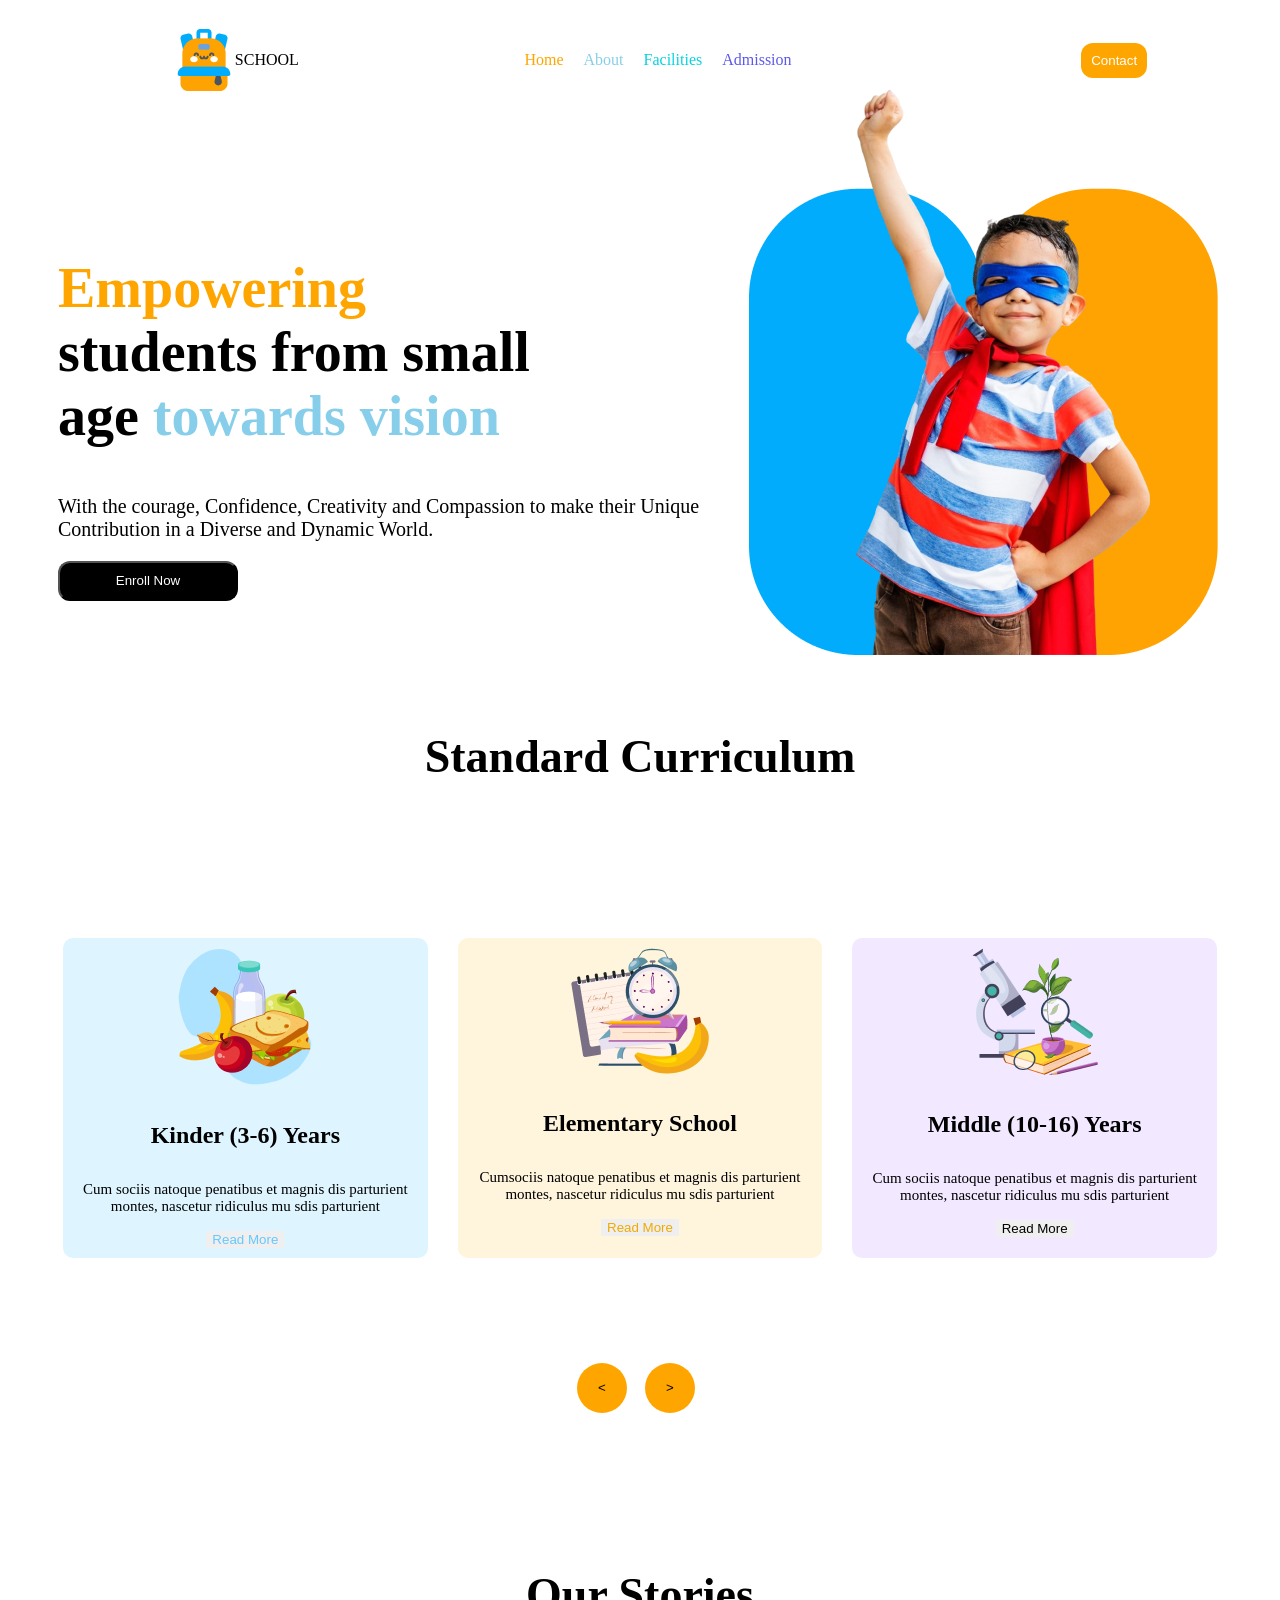
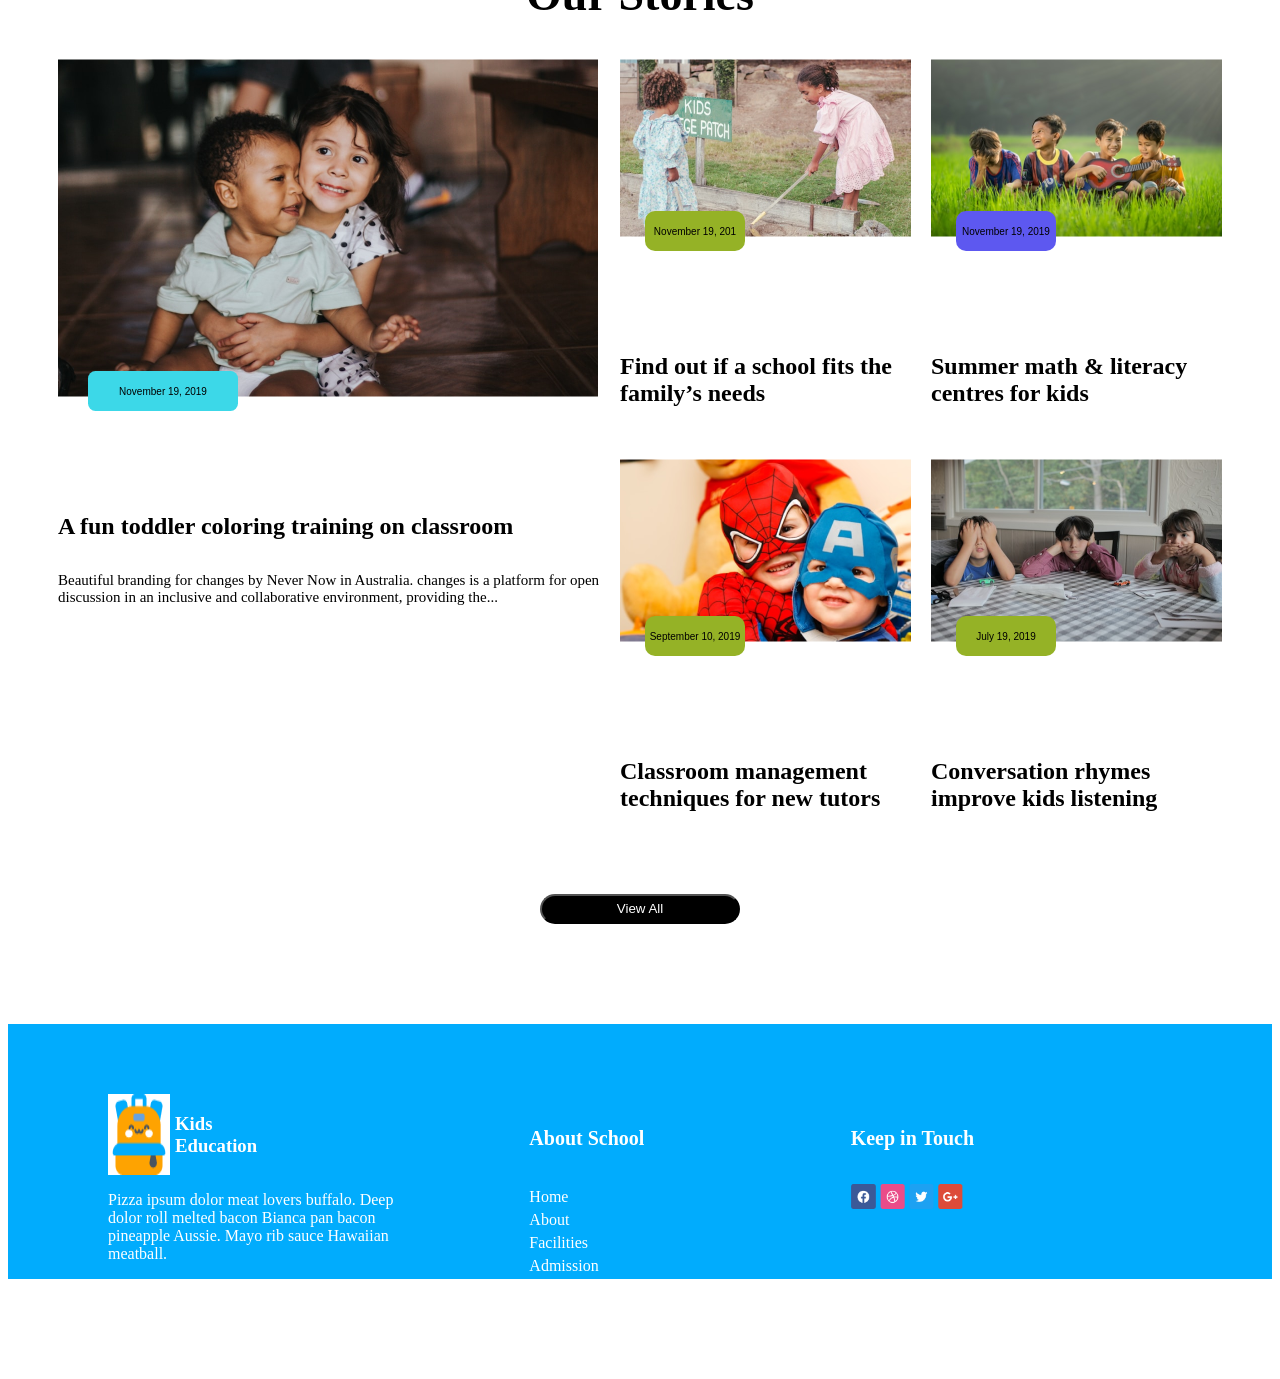
<file: index.html>
<!DOCTYPE html>
<html lang="en">
<head>
    <meta charset="UTF-8">
    <meta name="viewport" content="width=device-width, initial-scale=1.0">
    <title>Kids School</title>
    <link rel="stylesheet" href="CSS/style.css">
    <link rel="stylesheet" href="https://cdnjs.cloudflare.com/ajax/libs/font-awesome/6.7.2/css/all.min.css" integrity="sha512-Evv84Mr4kqVGRNSgIGL/F/aIDqQb7xQ2vcrdIwxfjThSH8CSR7PBEakCr51Ck+w+/U6swU2Im1vVX0SVk9ABhg==" crossorigin="anonymous" referrerpolicy="no-referrer" />
</head>
<body>
    <header>
        <nav class="nav-design">
            <div class="navbar">
                <div class="logo">
                    <img src="assets/logo.png" alt="Logo">
                    <span>SCHOOL</span>
                </div>
                <i class="fa-solid fa-bars"></i>
                <div class="nav-links">
                    <a href="" class="home">Home</a>
                    <a href="" class="about">About</a>
                    <a href="" class="facilities">Facilities</a>
                    <a href="" class="admission">Admission</a>
                </div>
                <button class="contact-btn">Contact</button>
            </div> 
           
        </nav>
        <section class="banner">
           <div class="banner-container">
            <div class="banner-description">
               <h1 class="banner-header"><span id="hed-1">Empowering</span><br>
                students from small<br> age <span id="hed-2">towards vision</span></h1>
                <p class="banner-info">With the courage, Confidence, Creativity and Compassion to make their Unique Contribution in a Diverse and Dynamic World.</p>
                <button class="btn-praimary">Enroll Now</button>
            </div>
            <div class="banner-image">
               <img src="assets/hero-kids.png" alt="">
            </div>
           </div> 
        </section> 
          
    </header>
    <main>
       <section class="Curriculum">
        <div class="curiculum-header">Standard Curriculum</div>
        <div class="card">
            <div class="card-1">
              <img src="assets/kinder.png" alt="">
              <h4>Kinder (3-6) Years</h4>
              <p class="text-light-gray">Cum sociis natoque penatibus et magnis
                dis parturient montes, nascetur ridiculus
                mu sdis parturient</p>
              <button class="btn-1">Read More</button>
            </div>
            <div class="card-2">
                <img src="assets/elementary.png" alt="">
                <h4>Elementary School</h4>
                <p class="text-light-gray">Cumsociis natoque penatibus et magnis
                 dis parturient montes, nascetur ridiculus
                 mu sdis parturient</p>
                 <button class="btn-2">Read More</button>
            </div>
            <div class="card-3">
               <img src="assets/middle.png" alt="">
               <h4>Middle (10-16) Years</h4>
               <p class="text-light-gray">Cum sociis natoque penatibus et magnis
                dis parturient montes, nascetur ridiculus
                mu sdis parturient</p>
               <button class="btn-3">Read More</button>
            </div>
        </div>
        <div class="arrow">
              <button class="button-card">< </button>
              <button class="button-card">></button>
        </div>
       </section> 
       
       <section class="story">
        <h2 id="stry"> Our Stories</h2>
        <div class="story-container">
            <div class="story-1">
               <img src="assets/story-1.png" alt="">
               <button>November 19, 2019</button>
               <h4 class="story-heading">A fun toddler coloring training on
                classroom</h4>
                <p class="text-light-gray">Beautiful branding for changes by Never Now in Australia.
                    changes is a platform for open discussion in an inclusive and
                    collaborative environment, providing the...</p>
            </div>
            <div class="story-2"> 
                <div class="view-1">
                    <img src="assets/story-2.png" alt="">
                    <button>November 19, 201</button>
                <h4 class="story-heading">Find out if a school fits the
                    family’s needs</h4>
                </div>
                <div class="view-2">
                    <img src="assets/story-3.png" alt="">
                    <button>November 19, 2019</button>
                <h4 class="story-heading">Summer math & literacy
                    centres for kids</h4>
                </div>
                <div class="view-2copy">
                    <img src="assets/story-3.png" alt="">
                    <button>November 19, 2019</button>
                <h4 class="story-heading">Summer math & literacy
                    centres for kids</h4>
                </div>
                <div class="view-2copy">
                    <img src="assets/story-3.png" alt="">
                    <button>November 19, 2019</button>
                <h4 class="story-heading">Summer math & literacy
                    centres for kids</h4>
                </div>
                <div class="view-3">
                    <img src="assets/story-4.png" alt="">
                    <button>September 10, 2019</button>
                <h4 class="story-heading">Classroom management
                    techniques for new tutors</h4>
                </div>
                <div class="view-4">
                    <img src="assets/story-5.png" alt="">
                    <button>July 19, 2019</button>
                <h4 class="story-heading">Conversation rhymes
                    improve kids listening</h4>
                </div>
            </div>
        </div>
       </section>
       <div class="veiw-btn">
        <button class="btn">View All</button>
       </div>
    </main>
    <footer class="footer">
        <div class="footer-card-1">
           <div class="car-des">
            <img src="assets/logo.png" alt="">
           <h3>Kids<br> Education</h3>
           </div>
            <p>Pizza ipsum dolor meat lovers buffalo. Deep dolor roll melted bacon Bianca pan bacon pineapple Aussie. Mayo rib sauce Hawaiian meatball.</p>
        </div>
        <div class="footer-card-2">
             <h5>About School</h5>
             <a href="">Home</a>
             <a href="">About</a>
             <a href="">Facilities</a>
             <a href="">Admission</a>
        </div>
        <div class="footer-card-3">
            <h5>Keep in Touch</h5>
            <img src="assets/fb.png" alt="">
            <img src="assets/dribble.png" alt="">
            <img src="assets/twitter.png" alt="">
            <img src="assets/google+.png" alt="">
        </div>
    </footer>
</body>
</html>
</file>
<file: CSS/style.css>
/* Navbar design */
.navbar {
  display: flex;
  justify-content:space-around;
  align-items: center;
  margin-top: 40px;
  padding: 10px 20px;
  width: 100%;
  height: 20px;
  background-color: white;
}
.nav-design i{
  display: none;
}
.navbar .logo {
  display: flex;
  width: 62px;
  height: 62px;
  align-items: center;

}
.navbar a{
  text-decoration: none;
}
.navbar .nav-links {
  display: flex;
  gap: 20px;
  text-decoration: none;
}
.home{
    color: orange;
}
.about{
   color: skyblue;
}
.facilities{
 color: #05D4DF;
}
.admission{
  color: #5D58EF;
}
.navbar .contact-btn {
  background-color: orange;
  color:white;
  padding: 10px 10px;
  border: none;
  opacity: 100%;
  border-radius: 12px;
}


/* Banner part design */
.banner{
  margin-left: 50px;
  width: 1160px;
  height: 550px;
}
.banner-container{
  display: flex;
}
.banner-description{
 margin-top: 130px;
  align-items: center;
  justify-content: center;

}
#hed-1 {
  font-size: 56px; 
  color: orange; 
  font-weight: 600; 
}

#hed-2 {
  font-size: 56px; 
  color: skyblue; 
  font-weight: 600; 
}
.banner-header{
  font-size: 56px;
  font-weight: 600;
}
.banner-info{
  font-size: 20px;
  font-weight: 400;
}
.btn-praimary{
  width: 180px;
  height: 40px;
  border-radius: 12px;
  background-color: black;
  color: white;
}

/* curiculum  */

.Curriculum{
width: auto;
height: 800px;
margin-top: 100px;

}
.curiculum-header{
  font-size: 46px;
  font-weight: 600;
  margin: 50px 50px;
  text-align: center;
}
.card{
  display: grid;
  grid-template-columns: repeat(3, 1fr);
  margin-top: 150px;
  margin-left: 50px;
  margin-right: 50px;
  gap: 20px;
}
h4{
  font-size: 24px;
  font-weight: 400px;
}
.text-light-gray{
  font-size: 15px;
  font-weight: 200;
}
.card-1{
  text-align: center;
  margin: 5px 5px;
  padding: 10px 10px;
  background-color: #DEF5FF;
  margin: 5px;
  border-radius: 10px;
 
}
.card-2{
  text-align: center;
  margin: 5px 5px;
  padding: 10px 10px;
  background-color: #FFF4DC;
  margin: 5px;
  border-radius: 10px;
 
}
.card-3{
  text-align: center;
  margin: 5px 5px;
  padding: 10px 10px;
  background-color: #F2E8FF;
 border-radius: 10px;
 
}
.btn-1{
  border: none;
  outline: none;
  color: #64C8FF;
  font-size: 15px bold;
}
.btn-2{
  border: none;
  outline: none;
  color: #F0AA00;
  font-size: 15px bold;
}
.btn-3{
  border: none;
  outline: none;
  font-size: 15px bold;
  columns: #8700FF;
}
.arrow{
  margin-top: 100px;
  margin-left: 45%;
  margin-right: 45%;
  margin-bottom: 100px;
  display: grid;
  grid-template-columns: repeat(2, 1fr);
  gap: 10px;
}
.button-card{
  width: 50px;
  height: 50px;
  background-color: orange;
  border-radius: 50%;
  border: none;
  outline: none;
}



/* story part design  */
.story-container{
  display: grid;
  grid-template-columns: repeat(2, 1fr);
  gap: 20px;
  margin-bottom: 50px;
}
.story-1{
  gap: 20px;
  border-radius: 10px;
  background-color: #FFFFFF;
  margin-left: 50px;
}
.story-1 button{
  font-size: 20px;
  width: 300px;
  height: 80px;
  background-color: #3CD8E8;
  border-radius: 15px;
  border: none;
  outline: none;
  transform: scale(0.5) translateX(-90px) translateY(-100px);
}
.story-2{
  gap: 20px;
  display: grid;
  grid-template-columns: repeat(2, 1fr);
  border-radius: 10px;
  margin-right: 50px;
}
/* hide normal decstop browser mode */
.view-2copy{
  display: none;
}
.view-2 button{
  font-size: 20px;
  background-color: #5D58F0;
  border-radius: 20px;
  border: none;
  outline: none;
  width: 200px;
  height: 80px;
  transform: scale(0.5) translateX(-50px) translateY(-100px);
}
.view-1 button{
  font-size: 20px;
  background-color: #95B226;
  border-radius: 20px;
  border: none;
  outline: none;
  width: 200px;
  height: 80px;
  transform: scale(0.5) translateX(-50px) translateY(-100px);
}
.view-3 button{
  font-size: 20px;
  background-color: #95B226;
  border-radius: 20px;
  border: none;
  outline: none;
  width: 200px;
  height: 80px;
  transform: scale(0.5) translateX(-50px) translateY(-100px);
}
.view-4 button{
  font-size: 20px;
  background-color: #95B226;
  border-radius: 20px;
  border: none;
  outline: none;
  width: 200px;
  height: 80px;
  transform: scale(0.5) translateX(-50px) translateY(-100px);
}
.veiw-btn{
  text-align: center;
  font-size: 20px bold;
  color: white;
}
.btn{
  width: 200px;
  color: white;
  height: 30px;
  background-color: black;
  border-radius: 20px;
}

/* footer design */
.footer{
  background-color: #01ACFD;
  margin-top: 100px;
  padding-top: 70px;
  margin-bottom: 100px;
  margin-right: 70px;
  width: 100%;
  height: auto;
  display: grid;
  grid-template-columns: repeat(3, 1fr);
  color: #FFFFFF;

}
.footer-card-1{
  margin-left: 100px;
}
.car-des{
  display: flex;
  gap: 5px;
}
.car-des h3{
   font-size: 42px 600;
   color:#FFFFFF ;
}
.car-des img{
  background-color: rgb(255, 255, 255);
}
.footer-card-2{
        margin-left: 100px;
       display: grid;
}
.footer-card-2 a{
  color: white;
  text-decoration: none;
  gap: 0px;
}
.footer-card-2 h5{
  font-size: 20px;
  width: 400;
 }
.footer-card-3 h5{
 font-size: 20px;
 width: 400;
}
.footer-card-3 img{
  width: 25px;
  height: 25px;
 }
 #stry{
  text-align: center;
  font-size: 46px;
  font-weight: 600;
 }
 /* Mobaile phone uses response design */

 @media screen and (max-width:576px) {
   .nav-design i{
    margin-left: 150px;
    display: block;
  }
  .navbar a{
    display: none;
  }
  .contact-btn{
     display: none;
  }
  .banner-container{
      display: flex;
      flex-direction: column-reverse; 
  }
  .banner-description {
    max-width: 400px;
     margin-right: 50px;
  }
  .banner-image {
      display: flex;
      max-width: 500px;
      margin: none;
  }
  .banner-image img {
      max-width: 80%;
      height: auto;
  }
  /* curriculum responsive design */
  .card{
    display: grid;
    grid-template-columns: repeat(1, 1fr);
  }
  .arrow{
    display: none;
  }
  story part responsive design */
  .story-container{
    margin: auto;
   display: grid;
   grid-template-columns: repeat(2, 1fr);
  }
  .story-1{
    display: none;
  }
  .view-2copy{
    display: block;
  }
  .footer{
     display: flex;
      flex-direction: column; 
  } 
  .footer-card-3 {
      width: 100%;
      margin-left: 60px;
      margin-bottom: 20px; 
  }

  .footer-card-3 img {
      margin: 5px;
  }
}
</file>
